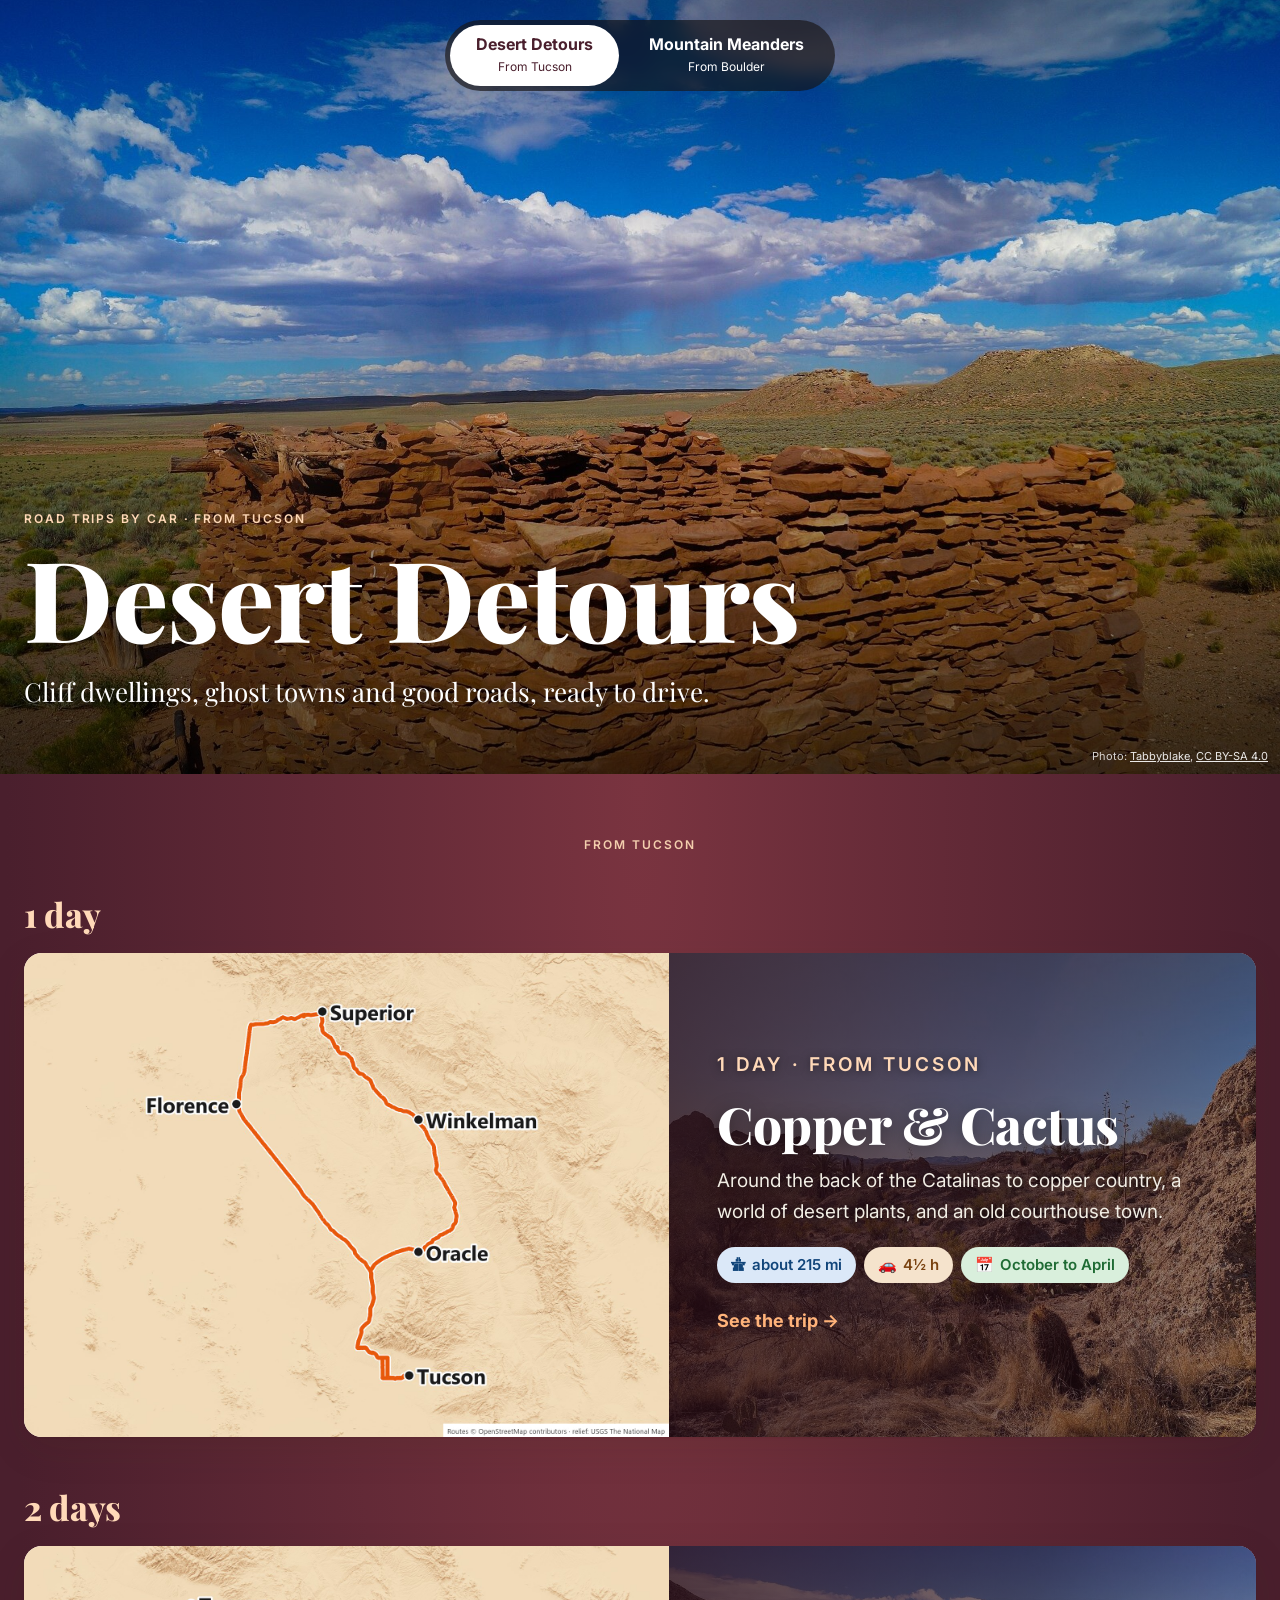
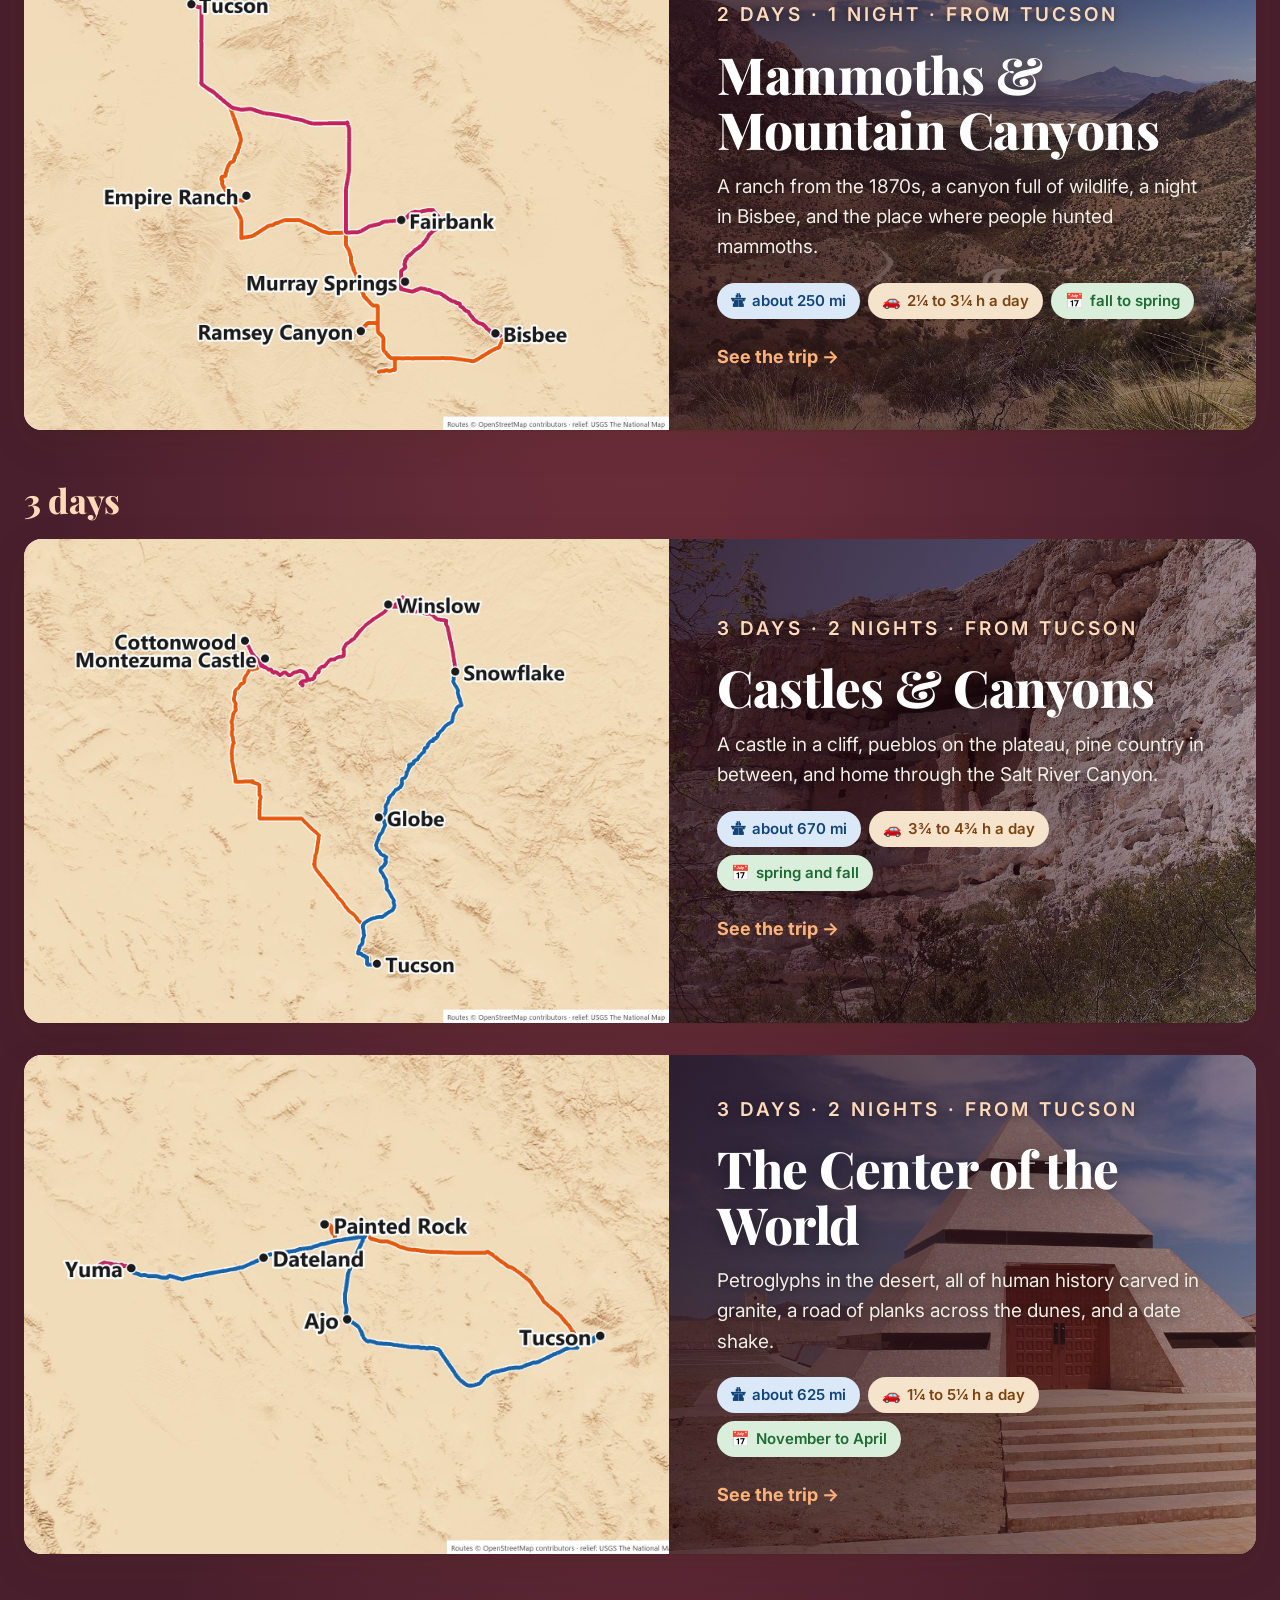
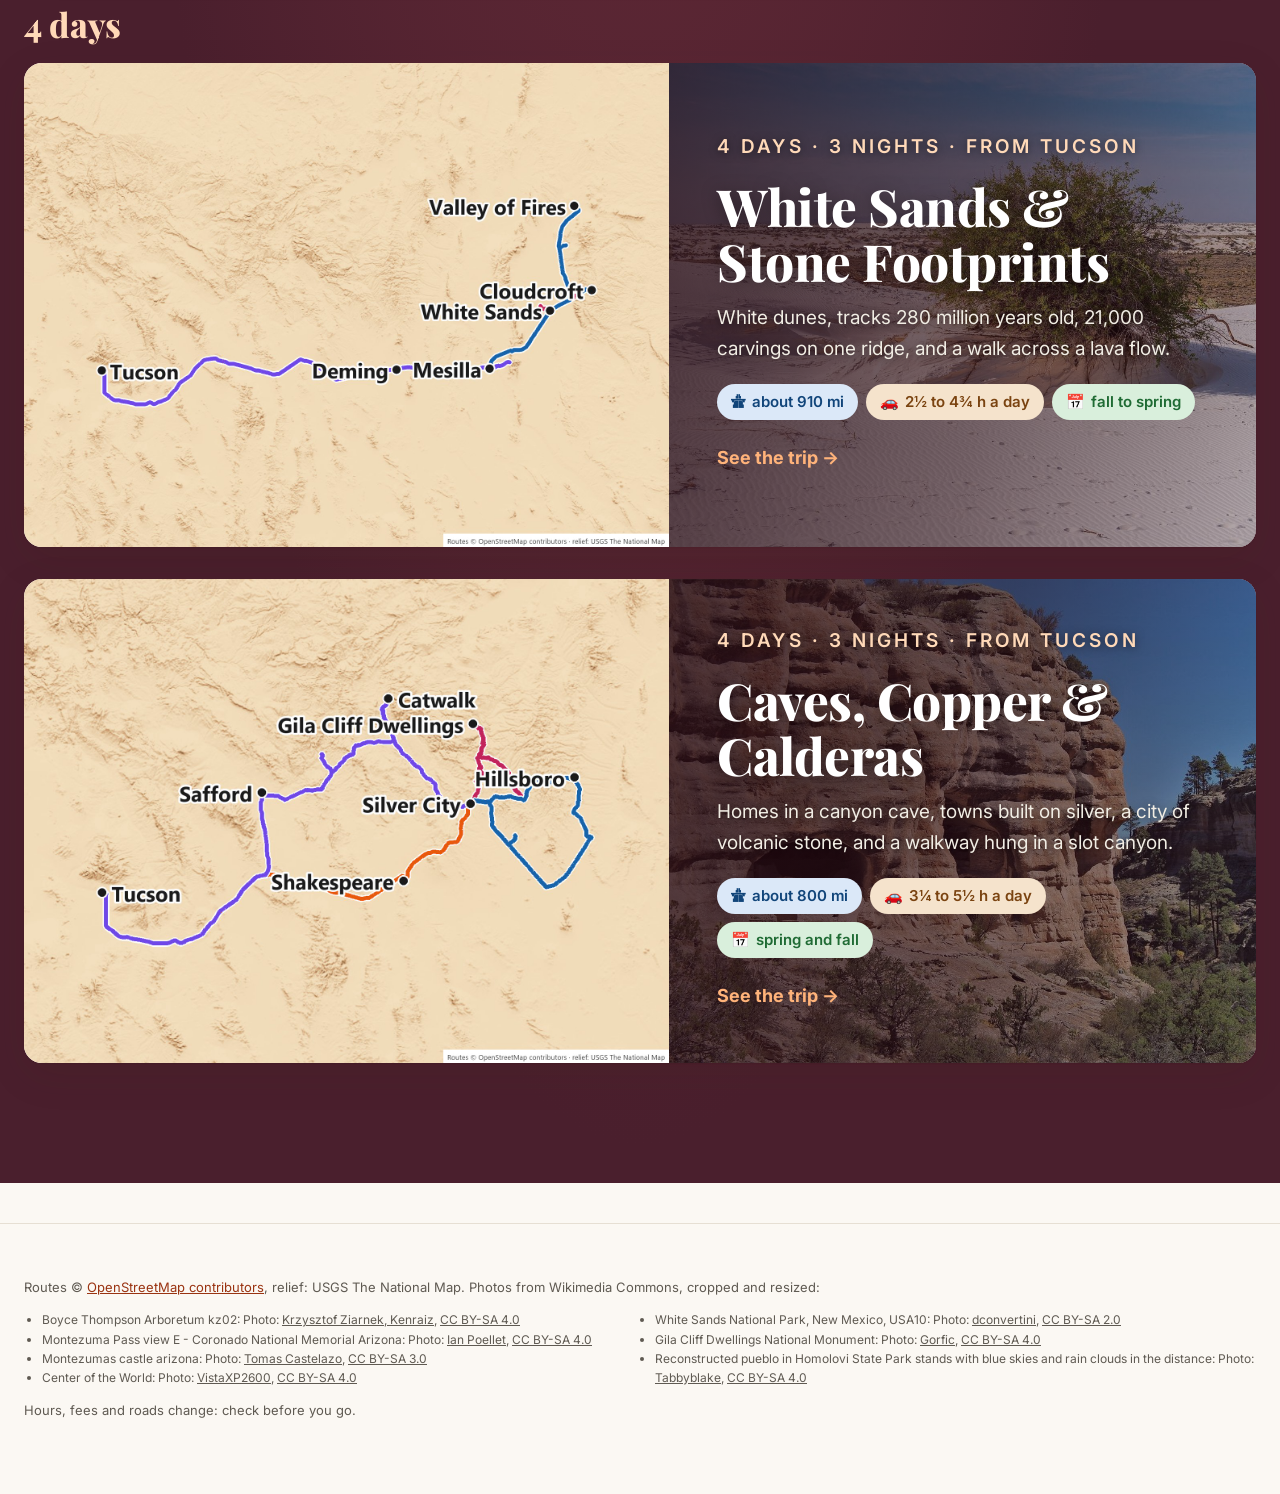
<file: index.html>
<!doctype html>
<html lang="en"><head><meta charset="utf-8"><meta name="viewport" content="width=device-width,initial-scale=1">
<title>Desert Detours</title><meta name="description" content="Cliff dwellings, ghost towns and good roads, ready to drive."><link rel="icon" href="favicon.svg">
<link href="https://fonts.googleapis.com/css2?family=Playfair+Display:wght@400;600;800&family=Inter:wght@400;500;600;700&display=swap" rel="stylesheet"><link rel="stylesheet" href="style.css?v=37975242"></head>
<body class="desert"><header class="hero home"><figure class="hero-img"><img src="img/reconstructed-pueblo-in-homolovi-state-park-stands-with-blue-1920.jpg" alt="A red stone pueblo wall under a big sky at Homolovi" loading="lazy" style="object-position:center 60%"><figcaption>Photo: <a href="https://commons.wikimedia.org/wiki/File:Reconstructed_pueblo_in_Homolovi_State_Park_stands_with_blue_skies_and_rain_clouds_in_the_distance.jpg" target="_blank" rel="noopener">Tabbyblake</a>, <a href="https://creativecommons.org/licenses/by-sa/4.0" target="_blank" rel="noopener">CC BY-SA 4.0</a></figcaption></figure><nav class="switch" aria-label="Choose a region"><a href="index.html" aria-current=page><b>Desert Detours</b><span>From Tucson</span></a><a href="mountain-meanders.html"><b>Mountain Meanders</b><span>From Boulder</span></a></nav><div class="herotext wrap"><p class="eyebrow light">Road trips by car · from Tucson</p>
<h1>Desert Detours</h1><p class="pitch">Cliff dwellings, ghost towns and good roads, ready to drive.</p></div></header>
<main class="catalog"><div class="wrap"><p class="eyebrow center light">From Tucson</p><div class="cards"><h2 class="length" id="d1">1 day</h2><a class="card" href="copper-loop.html"><div class="cmap"><img src="maps/copper-loop-trip.jpg" alt="Map of Copper &amp; Cactus"></div>
<div class="ctext" style="background-image:url(img/boyce-thompson-arboretum-kz02-1200.jpg);background-position:center"><div class="cinner">
<p class="eyebrow light">1 day · from Tucson</p><h2>Copper &amp; Cactus</h2><p>Around the back of the Catalinas to copper country, a world of desert plants, and an old courthouse town.</p><ul class="cfacts">
<li class="f-mi"><span>🛣</span>about 215 mi</li><li class="f-drive"><span>🚗</span>4½ h</li>
<li class="f-when"><span>📅</span>October to April</li></ul><span class="more">See the trip →</span></div></div></a><h2 class="length" id="d2">2 days</h2><a class="card" href="borderlands.html"><div class="cmap"><img src="maps/borderlands-trip.jpg" alt="Map of Mammoths &amp; Mountain Canyons"></div>
<div class="ctext" style="background-image:url(img/montezuma-pass-view-e-coronado-national-memorial-arizona-1200.jpg);background-position:center 40%"><div class="cinner">
<p class="eyebrow light">2 days · 1 night · from Tucson</p><h2>Mammoths &amp; Mountain Canyons</h2><p>A ranch from the 1870s, a canyon full of wildlife, a night in Bisbee, and the place where people hunted mammoths.</p><ul class="cfacts">
<li class="f-mi"><span>🛣</span>about 250 mi</li><li class="f-drive"><span>🚗</span>2¼ to 3¼ h a day</li>
<li class="f-when"><span>📅</span>fall to spring</li></ul><span class="more">See the trip →</span></div></div></a><h2 class="length" id="d3">3 days</h2><a class="card" href="rim-loop.html"><div class="cmap"><img src="maps/rim-loop-trip.jpg" alt="Map of Castles &amp; Canyons"></div>
<div class="ctext" style="background-image:url(img/montezumas-castle-arizona-1200.jpg);background-position:center 45%"><div class="cinner">
<p class="eyebrow light">3 days · 2 nights · from Tucson</p><h2>Castles &amp; Canyons</h2><p>A castle in a cliff, pueblos on the plateau, pine country in between, and home through the Salt River Canyon.</p><ul class="cfacts">
<li class="f-mi"><span>🛣</span>about 670 mi</li><li class="f-drive"><span>🚗</span>3¾ to 4¾ h a day</li>
<li class="f-when"><span>📅</span>spring and fall</li></ul><span class="more">See the trip →</span></div></div></a><a class="card" href="center-of-the-world.html"><div class="cmap"><img src="maps/center-of-the-world-trip.jpg" alt="Map of The Center of the World"></div>
<div class="ctext" style="background-image:url(img/center-of-the-world-1200.jpg);background-position:center 40%"><div class="cinner">
<p class="eyebrow light">3 days · 2 nights · from Tucson</p><h2>The Center of the World</h2><p>Petroglyphs in the desert, all of human history carved in granite, a road of planks across the dunes, and a date shake.</p><ul class="cfacts">
<li class="f-mi"><span>🛣</span>about 625 mi</li><li class="f-drive"><span>🚗</span>1¼ to 5¼ h a day</li>
<li class="f-when"><span>📅</span>November to April</li></ul><span class="more">See the trip →</span></div></div></a><h2 class="length" id="d4">4 days</h2><a class="card" href="white-sands.html"><div class="cmap"><img src="maps/white-sands-trip.jpg" alt="Map of White Sands &amp; Stone Footprints"></div>
<div class="ctext" style="background-image:url(img/white-sands-national-park-new-mexico-usa10-1200.jpg);background-position:center 55%"><div class="cinner">
<p class="eyebrow light">4 days · 3 nights · from Tucson</p><h2>White Sands &amp; Stone Footprints</h2><p>White dunes, tracks 280 million years old, 21,000 carvings on one ridge, and a walk across a lava flow.</p><ul class="cfacts">
<li class="f-mi"><span>🛣</span>about 910 mi</li><li class="f-drive"><span>🚗</span>2½ to 4¾ h a day</li>
<li class="f-when"><span>📅</span>fall to spring</li></ul><span class="more">See the trip →</span></div></div></a><a class="card" href="gila-loop.html"><div class="cmap"><img src="maps/gila-loop-trip.jpg" alt="Map of Caves, Copper &amp; Calderas"></div>
<div class="ctext" style="background-image:url(img/gila-cliff-dwellings-national-monument-1200.jpg);background-position:center 60%"><div class="cinner">
<p class="eyebrow light">4 days · 3 nights · from Tucson</p><h2>Caves, Copper &amp; Calderas</h2><p>Homes in a canyon cave, towns built on silver, a city of volcanic stone, and a walkway hung in a slot canyon.</p><ul class="cfacts">
<li class="f-mi"><span>🛣</span>about 800 mi</li><li class="f-drive"><span>🚗</span>3¼ to 5½ h a day</li>
<li class="f-when"><span>📅</span>spring and fall</li></ul><span class="more">See the trip →</span></div></div></a></div></div></main><footer class="foot"><div class="wrap"><p class="small">Routes © <a href="https://www.openstreetmap.org/copyright">OpenStreetMap contributors</a>, relief: USGS The National Map. Photos from Wikimedia
Commons, cropped and resized:</p><ul class="credits"><li>Boyce Thompson Arboretum kz02: Photo: <a href="https://commons.wikimedia.org/wiki/File:Boyce_Thompson_Arboretum_kz02.jpg" target="_blank" rel="noopener">Krzysztof Ziarnek, Kenraiz</a>, <a href="https://creativecommons.org/licenses/by-sa/4.0" target="_blank" rel="noopener">CC BY-SA 4.0</a></li><li>Montezuma Pass view E - Coronado National Memorial Arizona: Photo: <a href="https://commons.wikimedia.org/wiki/File:Montezuma_Pass_view_E_-_Coronado_National_Memorial_Arizona.jpg" target="_blank" rel="noopener">Ian Poellet</a>, <a href="https://creativecommons.org/licenses/by-sa/4.0" target="_blank" rel="noopener">CC BY-SA 4.0</a></li><li>Montezumas castle arizona: Photo: <a href="https://commons.wikimedia.org/wiki/File:Montezumas_castle_arizona.jpg" target="_blank" rel="noopener">Tomas Castelazo</a>, <a href="https://creativecommons.org/licenses/by-sa/3.0" target="_blank" rel="noopener">CC BY-SA 3.0</a></li><li>Center of the World: Photo: <a href="https://commons.wikimedia.org/wiki/File:Center_of_the_World.jpg" target="_blank" rel="noopener">VistaXP2600</a>, <a href="https://creativecommons.org/licenses/by-sa/4.0" target="_blank" rel="noopener">CC BY-SA 4.0</a></li><li>White Sands National Park, New Mexico, USA10: Photo: <a href="https://commons.wikimedia.org/wiki/File:White_Sands_National_Park,_New_Mexico,_USA10.jpg" target="_blank" rel="noopener">dconvertini</a>, <a href="https://creativecommons.org/licenses/by-sa/2.0" target="_blank" rel="noopener">CC BY-SA 2.0</a></li><li>Gila Cliff Dwellings National Monument: Photo: <a href="https://commons.wikimedia.org/wiki/File:Gila_Cliff_Dwellings_National_Monument.jpg" target="_blank" rel="noopener">Gorfic</a>, <a href="https://creativecommons.org/licenses/by-sa/4.0" target="_blank" rel="noopener">CC BY-SA 4.0</a></li><li>Reconstructed pueblo in Homolovi State Park stands with blue skies and rain clouds in the distance: Photo: <a href="https://commons.wikimedia.org/wiki/File:Reconstructed_pueblo_in_Homolovi_State_Park_stands_with_blue_skies_and_rain_clouds_in_the_distance.jpg" target="_blank" rel="noopener">Tabbyblake</a>, <a href="https://creativecommons.org/licenses/by-sa/4.0" target="_blank" rel="noopener">CC BY-SA 4.0</a></li></ul><p class="small">Hours, fees and roads change: check
before you go.</p></div></footer></body></html>
</file>
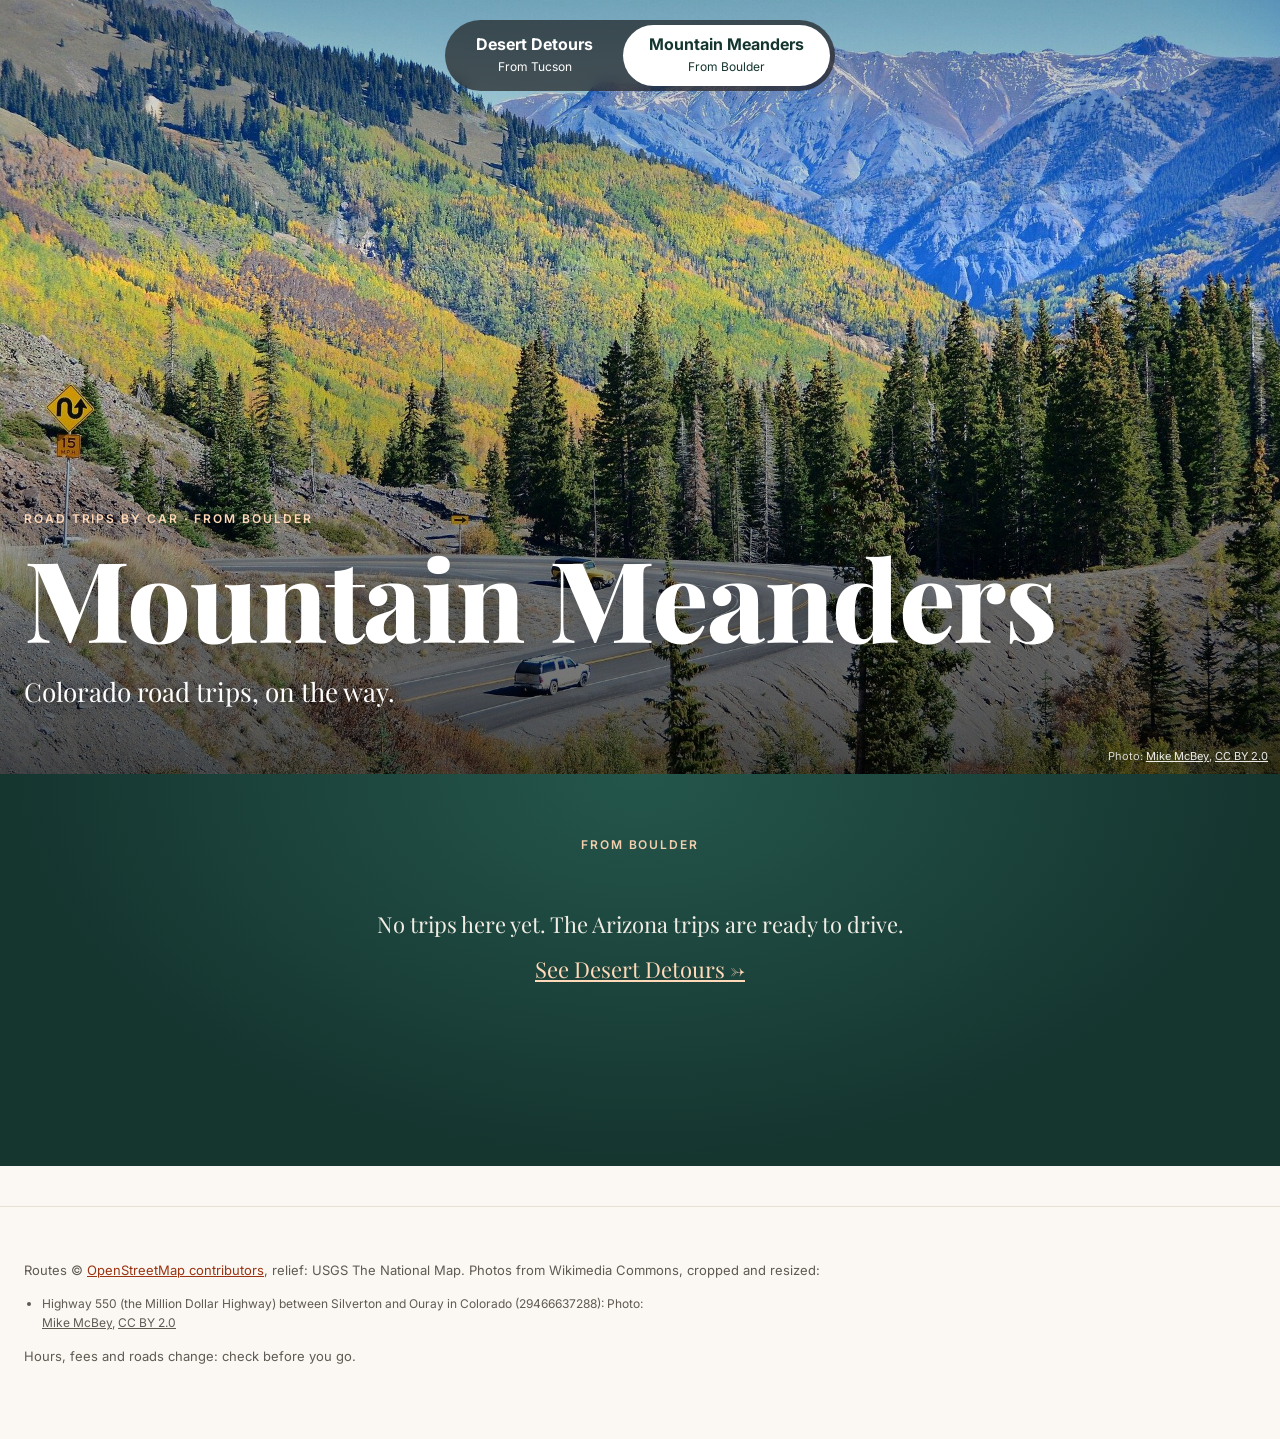
<file: mountain-meanders.html>
<!doctype html>
<html lang="en"><head><meta charset="utf-8"><meta name="viewport" content="width=device-width,initial-scale=1">
<title>Mountain Meanders</title><meta name="description" content="Colorado road trips, on the way."><link rel="icon" href="favicon.svg">
<link href="https://fonts.googleapis.com/css2?family=Playfair+Display:wght@400;600;800&family=Inter:wght@400;500;600;700&display=swap" rel="stylesheet"><link rel="stylesheet" href="style.css?v=37975242"></head>
<body class="mountain"><header class="hero home"><figure class="hero-img"><img src="img/highway-550-the-million-dollar-highway-between-silverton-and-1920.jpg" alt="US 550 between Silverton and Ouray in the Colorado mountains" loading="lazy" style="object-position:center"><figcaption>Photo: <a href="https://commons.wikimedia.org/wiki/File:Highway_550_(the_Million_Dollar_Highway)_between_Silverton_and_Ouray_in_Colorado_(29466637288).jpg" target="_blank" rel="noopener">Mike McBey</a>, <a href="https://creativecommons.org/licenses/by/2.0" target="_blank" rel="noopener">CC BY 2.0</a></figcaption></figure><nav class="switch" aria-label="Choose a region"><a href="index.html"><b>Desert Detours</b><span>From Tucson</span></a><a href="mountain-meanders.html" aria-current=page><b>Mountain Meanders</b><span>From Boulder</span></a></nav><div class="herotext wrap"><p class="eyebrow light">Road trips by car · from Boulder</p>
<h1>Mountain Meanders</h1><p class="pitch">Colorado road trips, on the way.</p></div></header>
<main class="catalog"><div class="wrap"><p class="eyebrow center light">From Boulder</p><div class="cards"><div class="empty"><p>No trips here yet. The Arizona trips are ready to drive.</p><p><a href="index.html">See Desert Detours →</a></p></div></div></div></main><footer class="foot"><div class="wrap"><p class="small">Routes © <a href="https://www.openstreetmap.org/copyright">OpenStreetMap contributors</a>, relief: USGS The National Map. Photos from Wikimedia
Commons, cropped and resized:</p><ul class="credits"><li>Highway 550 (the Million Dollar Highway) between Silverton and Ouray in Colorado (29466637288): Photo: <a href="https://commons.wikimedia.org/wiki/File:Highway_550_(the_Million_Dollar_Highway)_between_Silverton_and_Ouray_in_Colorado_(29466637288).jpg" target="_blank" rel="noopener">Mike McBey</a>, <a href="https://creativecommons.org/licenses/by/2.0" target="_blank" rel="noopener">CC BY 2.0</a></li></ul><p class="small">Hours, fees and roads change: check
before you go.</p></div></footer></body></html>
</file>
<file: style.css>
/* Copied from fw3-terratrack catalog/style.css at 5d81258, restyled in desert colors */
:root {
  --paper: #fbf8f3; --ink: #1d1b18; --soft: #5f5a52; --line: #e6dfd3; --card: #ffffff;
  --forest: #4a1f2d; --forest-2: #7a3440; --sage: #f7ead9; --rust: #b4471a; --rust-d: #9a3412; --green: #0f766e; --green-bg: #dff3ef; --amber: #a15c00; --amber-bg: #fdf0d9;
  --serif: "Playfair Display", Georgia, serif; --sans: "Inter", system-ui, -apple-system, "Segoe UI", sans-serif;
}
* { box-sizing: border-box; }
html { scroll-behavior: smooth; }
body { margin: 0; background: var(--paper); color: var(--ink); font: 18px/1.6 var(--sans); -webkit-font-smoothing: antialiased; }
img { max-width: 100%; display: block; }
a { color: var(--rust-d); }
.wrap { max-width: 1320px; margin: 0 auto; padding: 0 24px; }
.small { font-size: 13px; color: var(--soft); }
.eyebrow { font: 600 12px/1.2 var(--sans); letter-spacing: .16em; text-transform: uppercase; color: var(--rust); margin: 0 0 10px; }
.eyebrow.light { color: #ffd9b8; }
.eyebrow.center { text-align: center; margin: 56px 0 24px; }
h1, h2, h3, h4 { font-family: var(--serif); font-weight: 800; line-height: 1.08; margin: 0; letter-spacing: -.01em; }

/* hero */
.hero { position: relative; min-height: 78vh; display: flex; align-items: flex-end; color: #fff; overflow: hidden; }
.hero.home { min-height: 86vh; }
.hero .hero-img { position: absolute; inset: 0; margin: 0; }
.hero .hero-img img { width: 100%; height: 100%; object-fit: cover; }
.hero .hero-img::after { content: ""; position: absolute; inset: 0;
  background: linear-gradient(180deg, rgba(0,0,0,.25) 0%, rgba(0,0,0,0) 35%, rgba(0,0,0,.65) 100%); }
.hero .hero-img figcaption { position: absolute; right: 12px; bottom: 8px; z-index: 2; font-size: 11px; color: rgba(255,255,255,.8); }
.hero .hero-img figcaption a { color: rgba(255,255,255,.9); }
.herotext { position: relative; z-index: 1; padding-bottom: 64px; width: 100%; }
.hero h1 { font-size: clamp(48px, 9vw, 112px); text-shadow: 0 2px 30px rgba(0,0,0,.35); }
.hero .pitch { font: 400 clamp(19px, 2.4vw, 26px)/1.4 var(--serif); max-width: 760px; margin: 16px 0 0; text-shadow: 0 1px 12px rgba(0,0,0,.5); }
.back { position: absolute; top: -40vh; left: 24px; color: #fff; text-decoration: none; font-weight: 600; font-size: 14px;
  background: rgba(0,0,0,.35); padding: 6px 12px; border-radius: 99px; }

/* catalog cards */
.cards { display: flex; flex-direction: column; gap: 32px; margin-bottom: 80px; }
.card { display: grid; grid-template-columns: 1.1fr 1fr; min-height: 480px; background: var(--card); border-radius: 18px; overflow: hidden;
  box-shadow: 0 1px 2px rgba(0,0,0,.05), 0 12px 40px rgba(60,40,10,.10); color: inherit; text-decoration: none;
  transition: transform .25s ease, box-shadow .25s ease; }
a.card:hover { transform: translateY(-4px); box-shadow: 0 2px 4px rgba(0,0,0,.06), 0 22px 60px rgba(60,40,10,.18); }
.cmap { background: #f8ecd8; }
.cmap img { width: 100%; height: 100%; object-fit: cover; }
.ctext { position: relative; display: flex; background: var(--forest) center / cover no-repeat; color: #fff; }
.ctext::before { content: ""; position: absolute; inset: 0; background: linear-gradient(100deg, rgba(40,12,20,.82) 0%, rgba(40,12,20,.62) 55%, rgba(40,12,20,.35) 100%); }
.cinner { position: relative; padding: 44px 48px; display: flex; flex-direction: column; justify-content: center; }
.ctext h2 { font-size: clamp(34px, 4vw, 54px); margin-bottom: 14px; text-shadow: 0 2px 18px rgba(0,0,0,.4); }
.ctext p { margin: 0 0 20px; color: #f1ede4; font-size: 19px; text-shadow: 0 1px 8px rgba(0,0,0,.5); }
.cfacts { list-style: none; padding: 0; margin: 0 0 24px; display: flex; flex-wrap: wrap; gap: 8px; }
.cfacts li { border-radius: 99px; padding: 6px 14px; font-size: 15px; font-weight: 600; }
.cfacts li span { margin-right: 6px; }
.f-mi { background: #dbe8f8; color: #11457a; }
.f-drive { background: #f5e3cc; color: #7a4310; }
.f-when { background: #d9efdc; color: #1f6b34; }
.more { font-weight: 700; color: #ffb37a; font-size: 18px; }
.soon { font-size: 15px; color: #e6e0d4; font-style: italic; }
.catalog { background: radial-gradient(ellipse at top, var(--forest-2), var(--forest) 70%); padding: 8px 0 40px; }
.catalog .eyebrow.center { color: #f3cfae; }

/* trip page */
.jump { position: sticky; top: 0; z-index: 1000; background: rgba(74,31,45,.95); backdrop-filter: blur(8px); border-bottom: 1px solid rgba(255,255,255,.08); }
.jump .wrap { display: flex; gap: 24px; overflow-x: auto; white-space: nowrap; }
.jump a { padding: 14px 0; text-decoration: none; color: #fbeee2; font-weight: 600; font-size: 14px; }
.jump a:hover { color: #ffb37a; }
.jump a.home { color: #ffb37a; padding-right: 24px; border-right: 1px solid rgba(255,255,255,.2); }
.overview { background: radial-gradient(ellipse at top, var(--forest-2), var(--forest) 75%); color: #f1ede4; padding-bottom: 40px; }
.overview .eyebrow { color: #ffb37a; }
.overview .facts { color: var(--ink); }
.overview .small { color: #ecd6c8; }
.overview .small a { color: #ffd2ad; }
.livemap .town { background: rgba(255,255,255,.92); border: 0; box-shadow: 0 1px 4px rgba(0,0,0,.25); font: 700 13px var(--sans); color: #1b1b1b; padding: 2px 8px; }
.livemap .town::before { display: none; }
.daymaplink { position: relative; display: block; }
.zoomhint { position: absolute; left: 14px; bottom: 14px; background: rgba(74,31,45,.88); color: #fff; font-weight: 600; font-size: 14px;
  padding: 7px 14px; border-radius: 99px; transition: background .2s; }
.daymaplink:hover .zoomhint { background: var(--day); }
.intro { display: grid; grid-template-columns: 320px 1fr; gap: 56px; padding-top: 64px; padding-bottom: 32px; }
.facts { margin: 0; background: var(--sage); border-radius: 16px; padding: 8px 22px; border-top: 6px solid var(--green); }
.facts div { padding: 12px 0; border-bottom: 1px solid #e6d3ba; }
.facts div:last-child { border-bottom: 0; }
.facts dt { font: 600 11px/1.2 var(--sans); letter-spacing: .14em; text-transform: uppercase; color: var(--soft); }
.facts dd { margin: 4px 0 0; font: 600 18px/1.35 var(--serif); }
.big { font: 400 clamp(20px, 2.2vw, 25px)/1.5 var(--serif); margin: 0 0 24px; }
.chips { list-style: none; padding: 0; margin: 0; display: flex; flex-wrap: wrap; gap: 10px; }
.chips li { border-radius: 99px; padding: 9px 18px 9px 14px; font-weight: 600; font-size: 15px; }
.chips li:nth-child(5n+1) { background: #dbe8f8; color: #11457a; }
.chips li:nth-child(5n+2) { background: #fde2d3; color: #8a2f0c; }
.chips li:nth-child(5n+3) { background: #e8e0f7; color: #4b2f8f; }
.chips li:nth-child(5n+4) { background: #d9efdc; color: #1f6b34; }
.chips li:nth-child(5n+5) { background: #f5e3cc; color: #7a4310; }
.chips span { margin-right: 8px; }
.mapsec { padding: 32px 24px 24px; }
.livemap { height: 620px; border-radius: 16px; overflow: hidden; box-shadow: 0 8px 30px rgba(60,40,10,.12); z-index: 1; }

.day { --day: var(--rust); padding: 72px 0 32px; margin-top: 40px; background: color-mix(in srgb, var(--day) 12%, var(--paper)); border-top: 6px solid var(--day); }
.dayhead { margin-bottom: 28px; }
.daynum { font: 800 15px/1 var(--sans); color: var(--day); letter-spacing: .2em; text-transform: uppercase; margin: 0 0 10px; }
.dayhead h2 { font-size: clamp(38px, 5.5vw, 68px); }
.stats { color: var(--soft); margin: 10px 0 0; font-weight: 500; }
.dayintro { display: grid; grid-template-columns: 1.6fr 1fr; gap: 40px; align-items: start; margin-bottom: 48px; }
.daymap { border-radius: 14px; box-shadow: 0 8px 30px rgba(60,40,10,.12); }
.lede { font: 400 22px/1.5 var(--serif); margin: 0 0 24px; }
.choice { background: var(--card); border-radius: 14px; padding: 20px 22px; border: 1px solid var(--line); }
.opts { display: grid; gap: 14px; }
.opt h4 { font-size: 20px; color: var(--rust-d); }
.opt.alt h4 { color: #4a4a4a; }
.opt .line { font-weight: 600; font-size: 14px; margin: 4px 0; }
.opt p { margin: 0; font-size: 15px; }

.leg { display: grid; grid-template-columns: 220px 1fr; gap: 40px; margin-bottom: 40px; }
.leghead { position: sticky; top: 64px; align-self: start; }
.leghead h3 { font-size: 36px; color: var(--day); }
.leghead p { margin: 6px 0 0; color: var(--soft); font-size: 14px; font-weight: 500; }
.items { border-left: 2px solid var(--line); padding-left: 32px; display: flex; flex-direction: column; gap: 28px; }
.item { position: relative; }
.item::before { content: ""; position: absolute; left: -40px; top: 8px; width: 12px; height: 12px; border-radius: 50%;
  background: var(--paper); border: 3px solid var(--day, var(--rust)); }
.item.has-photo { display: grid; grid-template-columns: 1.15fr 1fr; gap: 24px; align-items: center; }
.item h4 { font-size: 25px; margin: 6px 0 8px; }
.item .ic { margin-right: 10px; font-size: .85em; }
.item p { margin: 0; }
.meta { display: flex; flex-wrap: wrap; gap: 8px; align-items: center; font-size: 13px; }
.mile { color: var(--soft); font-weight: 600; }
.tag { border-radius: 99px; padding: 2px 10px; font-weight: 600; font-size: 12px; }
.tag.on { background: var(--green-bg); color: var(--green); }
.tag.side { background: var(--amber-bg); color: var(--amber); }
.tag.stop { background: var(--ink); color: #fff; }
.photo { margin: 0; position: relative; }
.photo img { width: 100%; aspect-ratio: 3 / 2; object-fit: cover; border-radius: 12px; }
.photo figcaption { font-size: 11px; color: var(--soft); margin-top: 6px; }
.photo figcaption a { color: var(--soft); }
.tonight { display: grid; grid-template-columns: 1.2fr 1fr; gap: 0; background: var(--forest); color: #fff; border-radius: 18px; overflow: hidden; margin: 24px 0 40px; }
.tonight .photo img { border-radius: 0; height: 100%; aspect-ratio: auto; min-height: 340px; }
.tonight .photo figcaption { position: absolute; bottom: 8px; left: 12px; color: rgba(255,255,255,.75); }
.tonight .photo figcaption a { color: rgba(255,255,255,.85); }
.ttext { padding: 40px; align-self: center; }
.tonight.nophoto { grid-template-columns: 1fr; }
.tonight.nophoto .ttext { padding: 44px 48px; max-width: 900px; }
.ttext .eyebrow { color: #ffb37a; }
.ttext h3 { font-size: 48px; margin-bottom: 14px; }
.ttext p { margin: 0; font-size: 17px; color: #e9e4db; }

.foot { border-top: 1px solid var(--line); padding: 40px 0 60px; margin-top: 40px; }
.credits { font-size: 12px; color: var(--soft); columns: 2; padding-left: 18px; }
.credits a { color: var(--soft); }

@media (max-width: 860px) {
  body { font-size: 16px; }
  .wrap { padding: 0 16px; }
  .card, .intro, .dayintro, .leg, .tonight, .item.has-photo { grid-template-columns: 1fr; }
  .card { min-height: 0; }
  .cmap { aspect-ratio: 4 / 3; }
  .cinner { padding: 26px 22px 30px; }
  .intro { gap: 32px; padding-top: 40px; }
  .leg { gap: 16px; }
  .leghead { position: static; }
  .items { padding-left: 22px; }
  .item::before { left: -30px; }
  .livemap { height: 380px; }
  .hero { min-height: 70vh; }
  .wrap.herotext { padding-bottom: 52px; }
  .back { left: 16px; }
  .credits { columns: 1; }
  .tonight .photo img { min-height: 220px; }
  .ttext { padding: 26px 22px; }
}
/* live map: calm the topo colors to match the still maps */
.livemap .roads { filter: saturate(.7); }

.drive { display: inline-block; margin: 0 0 20px; padding: 12px 20px; border-radius: 99px; background: var(--day); color: #fff; font-weight: 700; text-decoration: none; }
.plan { list-style: none; margin: 0; padding: 0; font-size: 16px; }
.plan li { display: grid; grid-template-columns: 92px 1fr; gap: 12px; padding: 7px 0; border-bottom: 1px solid var(--line); }
.plan b { color: var(--day); }
.item .know { margin-top: 8px; font-size: 14px; color: var(--soft); }
.tonight > *, .item > * { min-width: 0; }
.ttext { overflow-wrap: anywhere; }
.jump .wrap { scrollbar-width: none; }
@media (max-width: 860px) { .tonight.nophoto .ttext { padding: 26px 22px; } .tonight { grid-template-columns: minmax(0, 1fr); } }

/* region switch on the two landing pages */
body.mountain { --forest: #15352f; --forest-2: #24564c; --rust: #1f6b5a; }
.switch { position: absolute; z-index: 2; top: 20px; left: 50%; transform: translateX(-50%); display: flex; gap: 4px; padding: 5px;
  width: max-content; max-width: calc(100% - 24px); border-radius: 99px; background: rgba(20,16,14,.62); backdrop-filter: blur(8px); }
.switch a { padding: 9px 26px; border-radius: 99px; color: #fff; text-align: center; text-decoration: none; line-height: 1.25; }
.switch a:hover { background: rgba(255,255,255,.14); }
.switch a[aria-current] { background: #fff; color: var(--forest); }
.switch b { display: block; font-size: 16px; white-space: nowrap; }
.switch span { font-size: 12px; }
.empty { text-align: center; color: #f1ede4; font: 400 22px/1.5 var(--serif); padding: 32px 16px 48px; }
.empty p { margin: 0 0 12px; }
.empty a { color: #ffd9b8; }
@media (max-width: 480px) { .switch a { padding: 8px 14px; } .switch b { font-size: 14px; } }

/* offline */
.offline { display: flex; flex-wrap: wrap; align-items: center; gap: 12px 20px; margin-top: 20px; padding: 18px 22px; border-radius: 14px; background: rgba(255,255,255,.1); font-size: 16px; }
.offline div { flex: 1 1 320px; }
.offline button { border: 0; border-radius: 99px; padding: 12px 22px; background: #ffb37a; color: #3a1a0c; font: 700 16px var(--sans); cursor: pointer; }
#savestate:empty { display: none; }
#savestate { border-radius: 99px; padding: 6px 14px; font-weight: 600; font-size: 15px; }
#savestate.ok { background: #d9efdc; color: #1f6b34; }
#savestate.busy { background: #fdf0d9; color: #8a5200; }
#savestate.bad { background: #fbdcd6; color: #9b1c1c; }
.roads { font-size: 15px; margin: 18px 0 6px; }
[hidden] { display: none !important; }

/* map bar, full screen, pins */
.mapbar { display: flex; flex-wrap: wrap; gap: 8px; align-items: center; margin-bottom: 10px; }
.mapbar button { border: 0; border-radius: 99px; padding: 10px 16px; background: #f7ead9; color: #3a1a0c; font: 700 15px var(--sans); cursor: pointer; }
.mapbar button:active, .offline button:active { transform: scale(.96); filter: brightness(.9); }
#hereout { font-size: 15px; }
#mapbox.big { position: fixed; inset: 0; z-index: 2000; display: flex; flex-direction: column; padding: 8px; background: var(--forest); }
#mapbox.big .livemap { flex: 1; height: auto; border-radius: 10px; }
.noscroll { overflow: hidden; }
.pin i { display: flex; align-items: center; justify-content: center; width: 32px; height: 32px; border-radius: 50%; border: 3px solid; background: #fff; font: 16px/1 var(--sans); box-shadow: 0 1px 5px rgba(0,0,0,.4); }
.leaflet-popup-content { font: 14px/1.45 var(--sans); }
.livemap { touch-action: none; }
.far .pin i { width: 14px; height: 14px; margin: 9px; border-width: 2px; font-size: 0; }
#mapbox.big { height: 100vh; height: 100dvh; }
@media (max-width: 860px) { .mapbar button { font-size: 14px; padding: 9px 13px; } .wrap.mapsec { padding-top: 28px; } }

/* trips by length */
.length { color: #ffd9b8; font-size: 34px; margin: 20px 0 -12px; }
</file>
